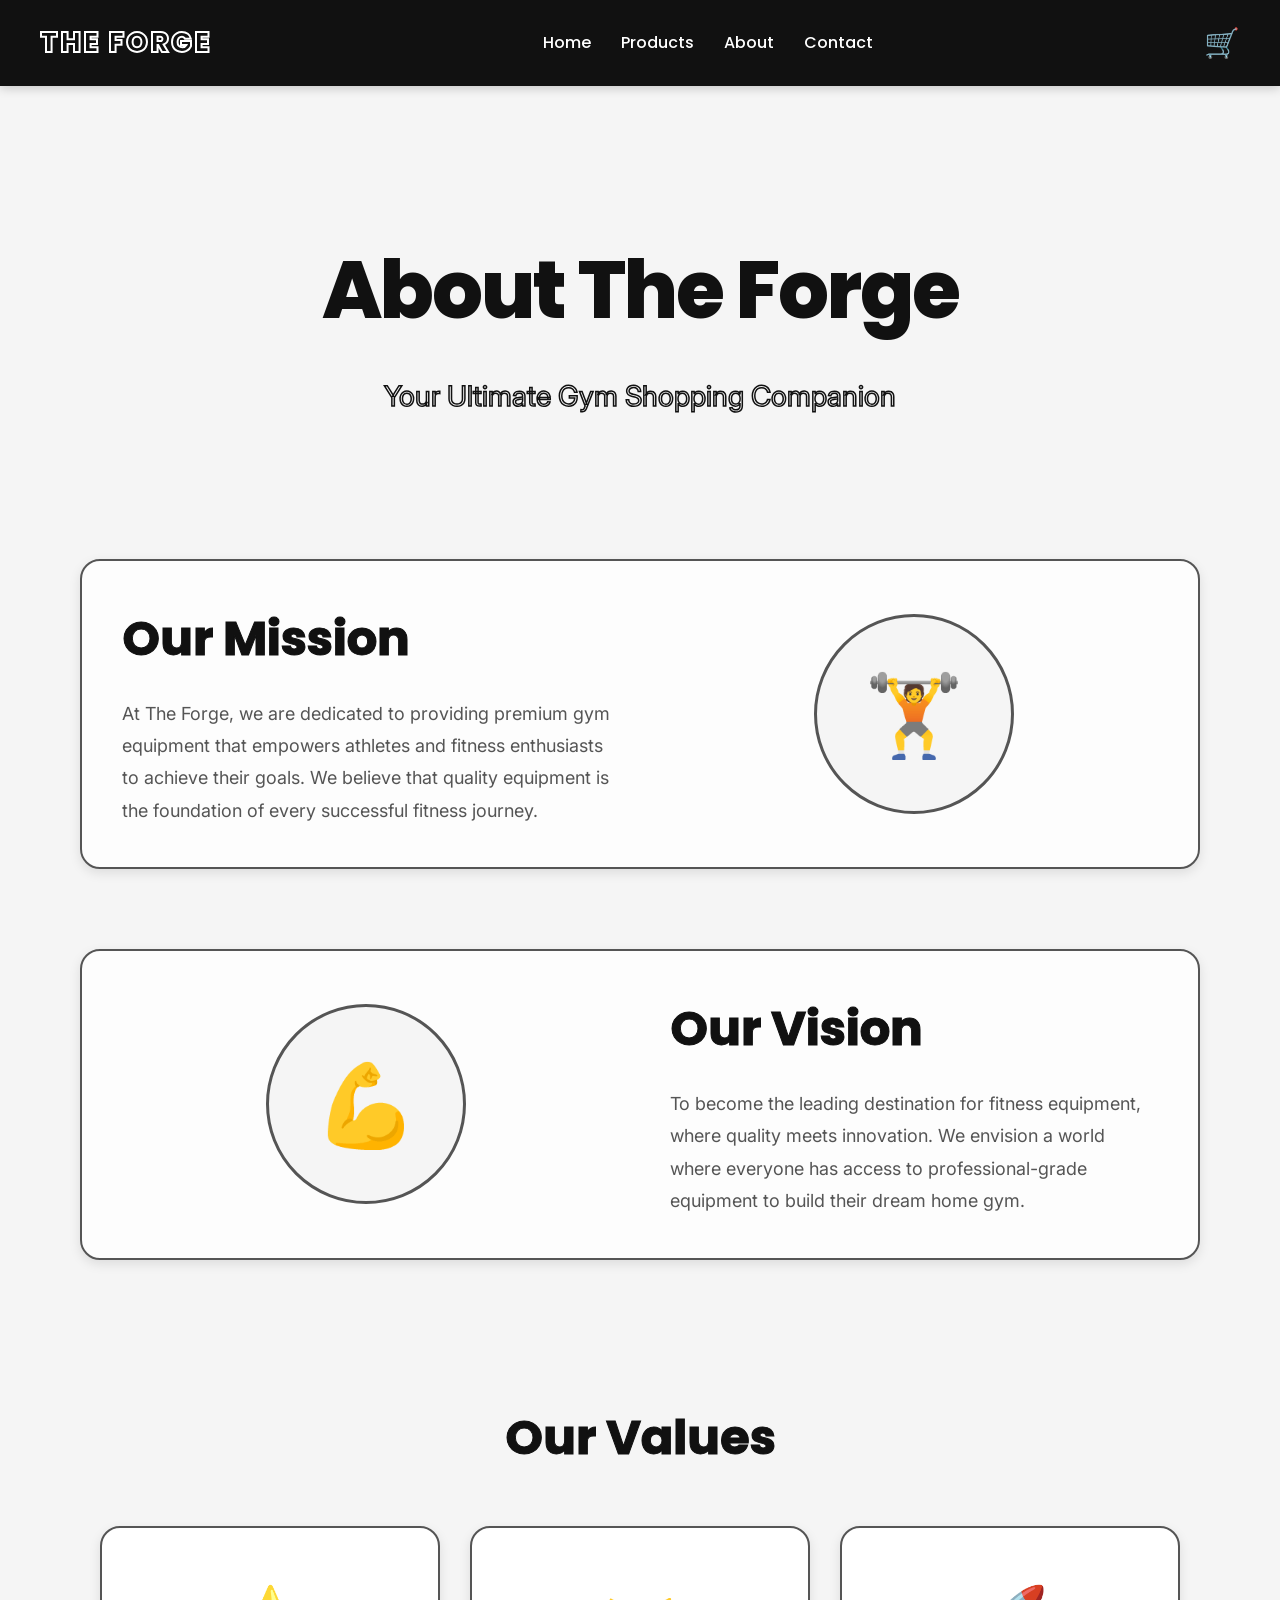
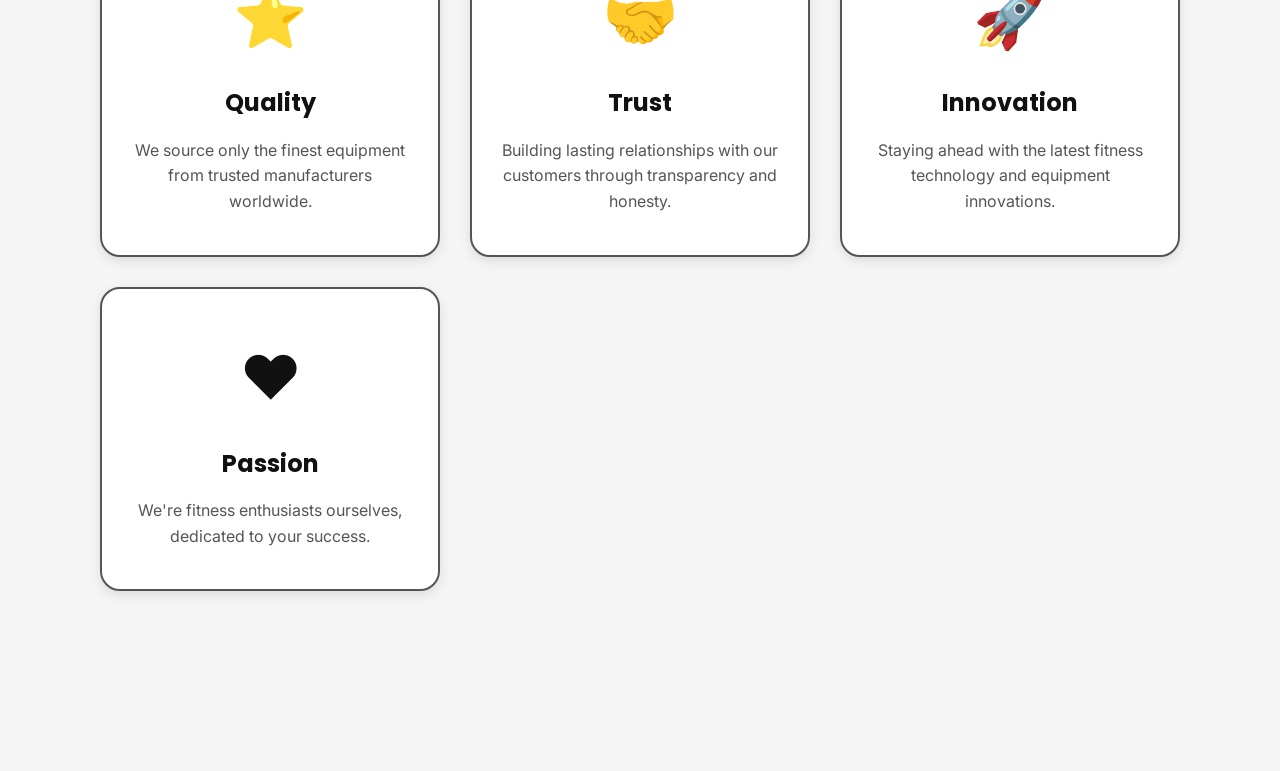
<file: about.html>
<!DOCTYPE html>
<html lang="en">
<head>
  <meta charset="UTF-8">
  <meta name="viewport" content="width=device-width, initial-scale=1.0">
  <title>The Forge | About Us</title>
  <link href="https://fonts.googleapis.com/css2?family=Inter:wght@400;500;700&family=Poppins:wght@600;700;800&family=Playfair+Display:ital,wght@0,500;0,700;1,600&display=swap" rel="stylesheet">
  <link rel="stylesheet" href="about.css">
</head>
<body>
  <!-- NAVIGATION BAR -->
  <nav class="navbar">
    <div class="logo">THE FORGE</div>
    <ul class="nav-links">
      <li><a href="LANDING.html">Home</a></li>
      <li><a href="products.html">Products</a></li>
      <li><a href="about.html">About</a></li>
      <li><a href="contact.html">Contact</a></li>
    </ul>
    <a href="cart.html" class="cart">🛒</a>
  </nav>

  <!-- MAIN CONTENT -->
  <div class="about-container">
    <!-- Hero Section -->
    <section class="hero-section">
      <h1 class="hero-title">About The Forge</h1>
      <p class="hero-subtitle">Your Ultimate Gym Shopping Companion</p>
    </section>

    <!-- Mission Section -->
    <section class="content-section">
      <div class="section-content">
        <h2 class="section-title">Our Mission</h2>
        <p class="section-text">
          At The Forge, we are dedicated to providing premium gym equipment that empowers 
          athletes and fitness enthusiasts to achieve their goals. We believe that quality 
          equipment is the foundation of every successful fitness journey.
        </p>
      </div>
      <div class="section-image">
        <div class="image-placeholder">🏋️</div>
      </div>
    </section>

    <!-- Vision Section -->
    <section class="content-section reverse">
      <div class="section-content">
        <h2 class="section-title">Our Vision</h2>
        <p class="section-text">
          To become the leading destination for fitness equipment, where quality meets 
          innovation. We envision a world where everyone has access to professional-grade 
          equipment to build their dream home gym.
        </p>
      </div>
      <div class="section-image">
        <div class="image-placeholder">💪</div>
      </div>
    </section>

    <!-- Values Section -->
    <section class="values-section">
      <h2 class="section-title">Our Values</h2>
      <div class="values-grid">
        <div class="value-card">
          <div class="value-icon">⭐</div>
          <h3>Quality</h3>
          <p>We source only the finest equipment from trusted manufacturers worldwide.</p>
        </div>
        <div class="value-card">
          <div class="value-icon">🤝</div>
          <h3>Trust</h3>
          <p>Building lasting relationships with our customers through transparency and honesty.</p>
        </div>
        <div class="value-card">
          <div class="value-icon">🚀</div>
          <h3>Innovation</h3>
          <p>Staying ahead with the latest fitness technology and equipment innovations.</p>
        </div>
        <div class="value-card">
          <div class="value-icon">❤️</div>
          <h3>Passion</h3>
          <p>We're fitness enthusiasts ourselves, dedicated to your success.</p>
        </div>
      </div>
    </section>

  <script src="about.js"></script>
</body>
</html>
</file>
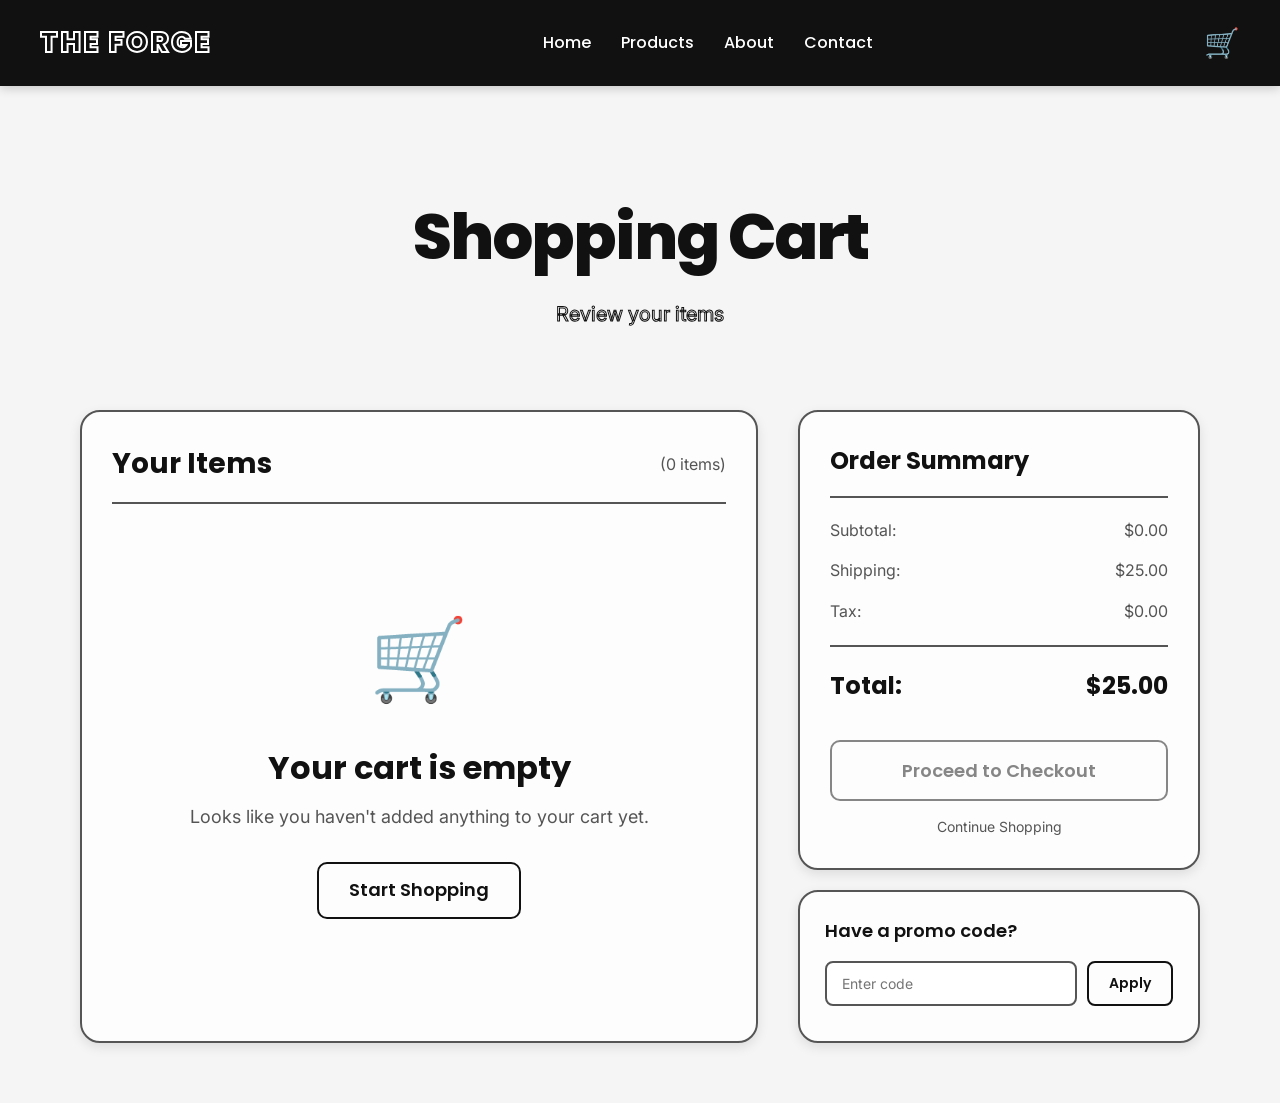
<file: cart.html>
<!DOCTYPE html>
<html lang="en">
<head>
  <meta charset="UTF-8">
  <meta name="viewport" content="width=device-width, initial-scale=1.0">
  <title>The Forge | Shopping Cart</title>
  <link href="https://fonts.googleapis.com/css2?family=Inter:wght@400;500;700&family=Poppins:wght@600;700;800&family=Playfair+Display:ital,wght@0,500;0,700;1,600&display=swap" rel="stylesheet">
  <link rel="stylesheet" href="cart.css">
</head>
<body>
  <!-- NAVIGATION BAR -->
  <nav class="navbar">
    <div class="logo">THE FORGE</div>
    <ul class="nav-links">
      <li><a href="LANDING.html">Home</a></li>
      <li><a href="products.html">Products</a></li>
      <li><a href="about.html">About</a></li>
      <li><a href="contact.html">Contact</a></li>
    </ul>
    <a href="cart.html" class="cart">🛒</a>
  </nav>

  <!-- MAIN CONTENT -->
  <div class="cart-container">
    <!-- Page Header -->
    <div class="page-header">
      <h1 class="page-title">Shopping Cart</h1>
      <p class="page-subtitle">Review your items</p>
    </div>

    <!-- Cart Content -->
    <div class="cart-content">
      <!-- Cart Items Section -->
      <div class="cart-items-section">
        <div class="section-header">
          <h2>Your Items</h2>
          <span class="item-count">(<span id="itemCount">0</span> items)</span>
        </div>

        <!-- Empty Cart Message -->
        <div id="emptyCart" class="empty-cart">
          <div class="empty-cart-icon">🛒</div>
          <h3>Your cart is empty</h3>
          <p>Looks like you haven't added anything to your cart yet.</p>
          <a href="products.html" class="shop-button">Start Shopping</a>
        </div>

        <!-- Cart Items List -->
        <div id="cartItems" class="cart-items-list"></div>
      </div>

      <!-- Order Summary Section -->
      <div class="order-summary-section">
        <div class="summary-card">
          <h2 class="summary-title">Order Summary</h2>
          
          <div class="summary-row">
            <span>Subtotal:</span>
            <span id="subtotal">$0.00</span>
          </div>
          
          <div class="summary-row">
            <span>Shipping:</span>
            <span id="shipping">$0.00</span>
          </div>
          
          <div class="summary-row">
            <span>Tax:</span>
            <span id="tax">$0.00</span>
          </div>
          
          <div class="summary-divider"></div>
          
          <div class="summary-row total">
            <span>Total:</span>
            <span id="total">$0.00</span>
          </div>

          <button id="checkoutButton" class="checkout-button" disabled>Proceed to Checkout</button>
          
          <a href="products.html" class="continue-shopping">Continue Shopping</a>
        </div>

        <!-- Promo Code Section -->
        <div class="promo-section">
          <h3>Have a promo code?</h3>
          <div class="promo-input-group">
            <input type="text" id="promoCode" placeholder="Enter code" class="promo-input">
            <button id="applyPromo" class="promo-button">Apply</button>
          </div>
          <p id="promoMessage" class="promo-message"></p>
        </div>
      </div>
    </div>
  </div>

  <script src="cart.js"></script>
</body>
</html>
</file>
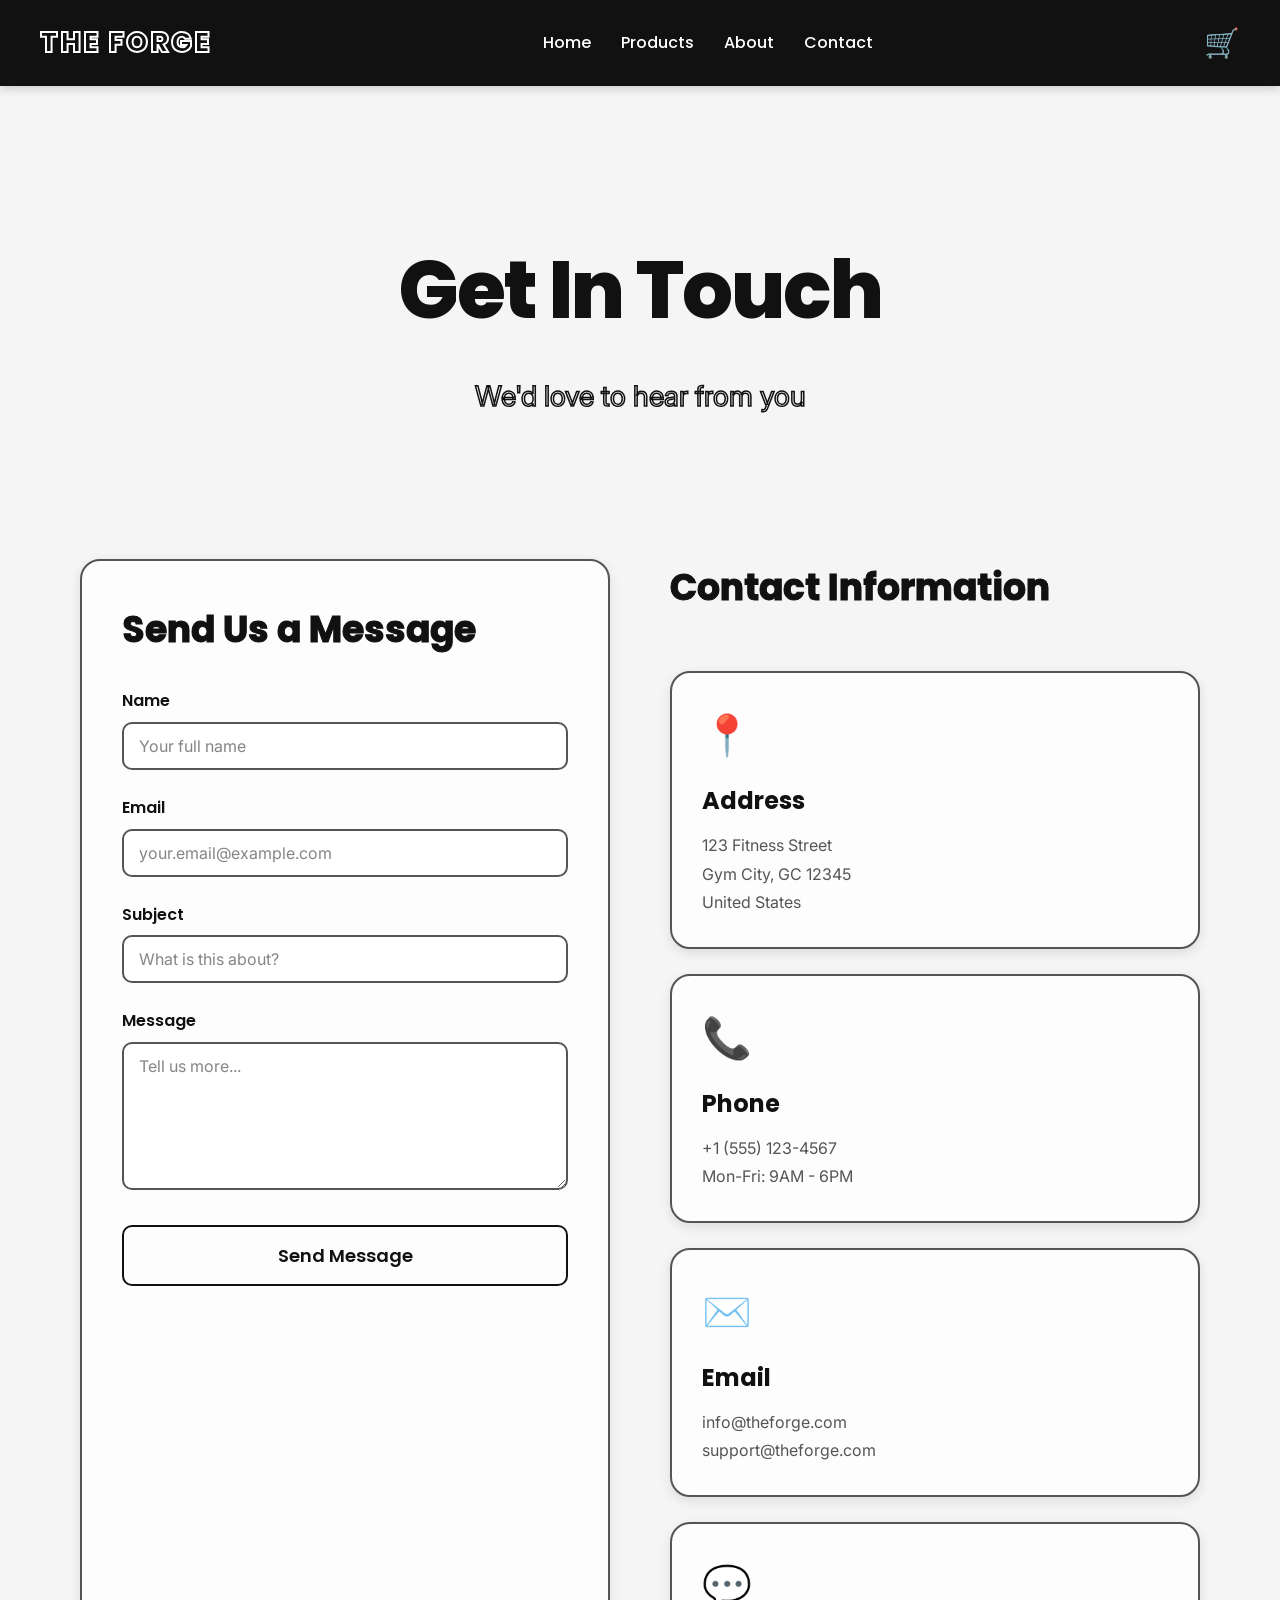
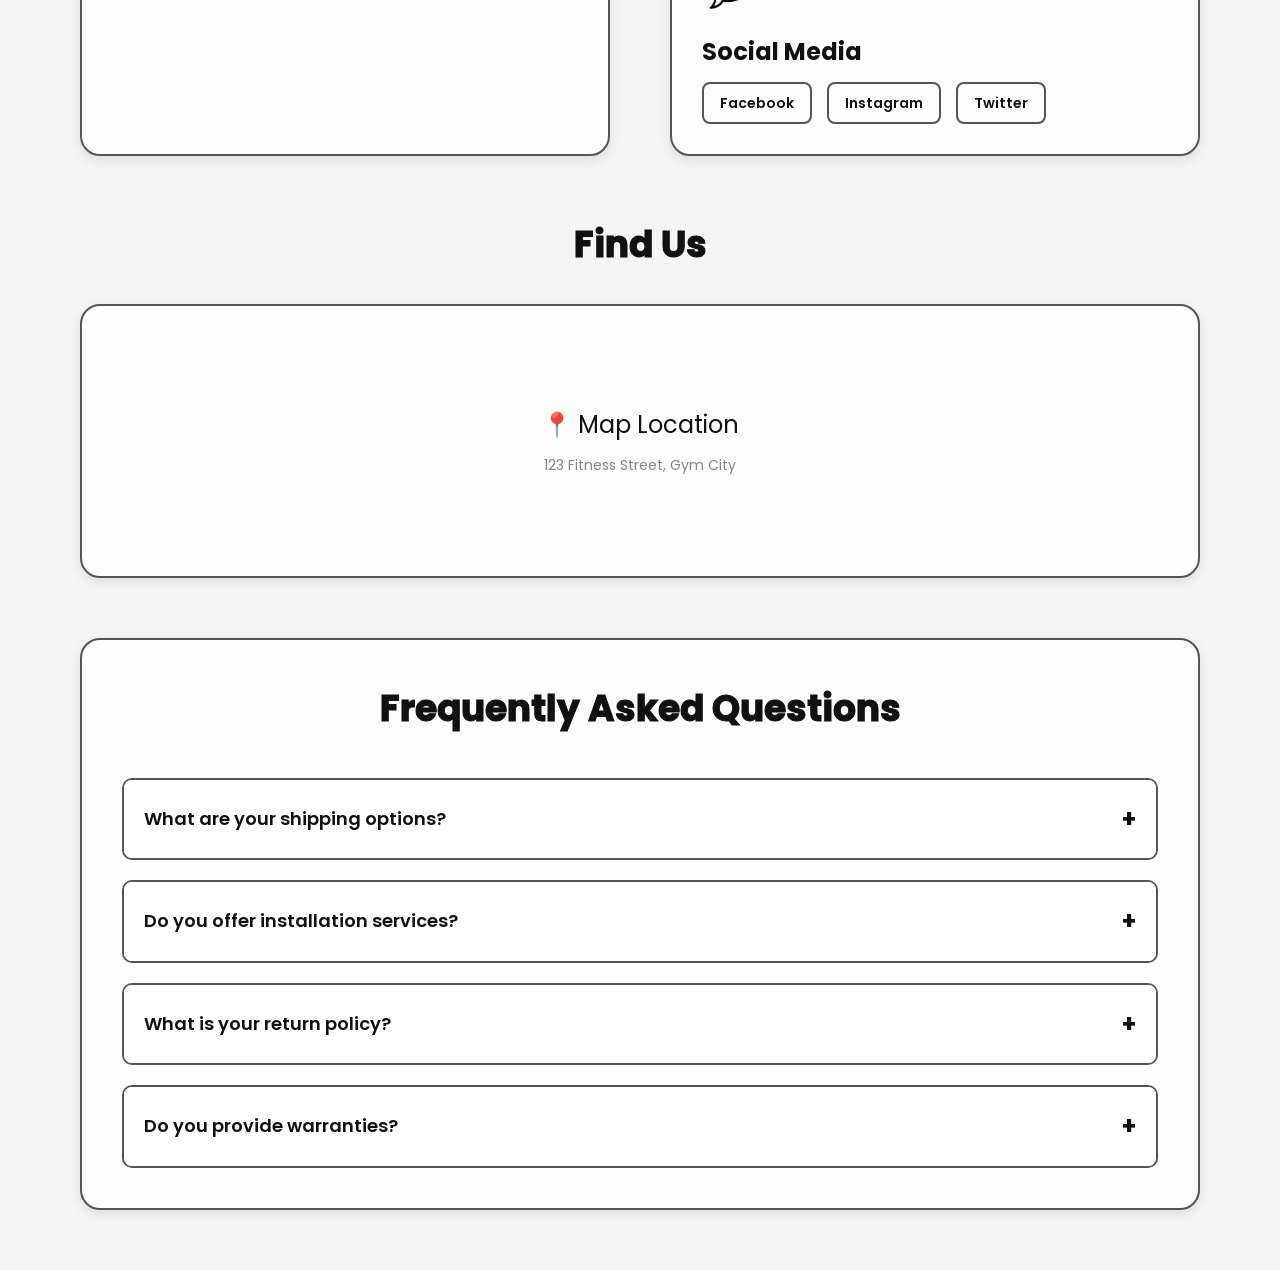
<file: contact.html>
<!DOCTYPE html>
<html lang="en">
<head>
  <meta charset="UTF-8">
  <meta name="viewport" content="width=device-width, initial-scale=1.0">
  <title>The Forge | Contact Us</title>
  <link href="https://fonts.googleapis.com/css2?family=Inter:wght@400;500;700&family=Poppins:wght@600;700;800&family=Playfair+Display:ital,wght@0,500;0,700;1,600&display=swap" rel="stylesheet">
  <link rel="stylesheet" href="contact.css">
</head>
<body>
  <!-- NAVIGATION BAR -->
  <nav class="navbar">
    <div class="logo">THE FORGE</div>
    <ul class="nav-links">
      <li><a href="LANDING.html">Home</a></li>
      <li><a href="products.html">Products</a></li>
      <li><a href="about.html">About</a></li>
      <li><a href="contact.html">Contact</a></li>
    </ul>
    <a href="cart.html" class="cart">🛒</a>
  </nav>

  <!-- MAIN CONTENT -->
  <div class="contact-container">
    <!-- Hero Section -->
    <section class="hero-section">
      <h1 class="hero-title">Get In Touch</h1>
      <p class="hero-subtitle">We'd love to hear from you</p>
    </section>

    <!-- Contact Content -->
    <div class="contact-content">
      <!-- Contact Form -->
      <section class="contact-form-section">
        <h2 class="section-title">Send Us a Message</h2>
        <form id="contactForm" class="contact-form">
          <div class="form-group">
            <label for="name">Name</label>
            <input type="text" id="name" name="name" required placeholder="Your full name">
          </div>

          <div class="form-group">
            <label for="email">Email</label>
            <input type="email" id="email" name="email" required placeholder="your.email@example.com">
          </div>

          <div class="form-group">
            <label for="subject">Subject</label>
            <input type="text" id="subject" name="subject" required placeholder="What is this about?">
          </div>

          <div class="form-group">
            <label for="message">Message</label>
            <textarea id="message" name="message" rows="6" required placeholder="Tell us more..."></textarea>
          </div>

          <button type="submit" class="submit-button">Send Message</button>
        </form>
      </section>

      <!-- Contact Info -->
      <section class="contact-info-section">
        <h2 class="section-title">Contact Information</h2>
        
        <div class="info-card">
          <div class="info-icon">📍</div>
          <h3>Address</h3>
          <p>123 Fitness Street<br>Gym City, GC 12345<br>United States</p>
        </div>

        <div class="info-card">
          <div class="info-icon">📞</div>
          <h3>Phone</h3>
          <p>+1 (555) 123-4567<br>Mon-Fri: 9AM - 6PM</p>
        </div>

        <div class="info-card">
          <div class="info-icon">✉️</div>
          <h3>Email</h3>
          <p>info@theforge.com<br>support@theforge.com</p>
        </div>

        <div class="info-card">
          <div class="info-icon">💬</div>
          <h3>Social Media</h3>
          <div class="social-links">
            <a href="#" class="social-link">Facebook</a>
            <a href="#" class="social-link">Instagram</a>
            <a href="#" class="social-link">Twitter</a>
          </div>
        </div>
      </section>
    </div>

    <!-- Map Section -->
    <section class="map-section">
      <h2 class="section-title">Find Us</h2>
      <div class="map-placeholder">
        <p>📍 Map Location</p>
        <p style="font-size: 14px; color: #858585; margin-top: 10px;">123 Fitness Street, Gym City</p>
      </div>
    </section>

    <!-- FAQ Section -->
    <section class="faq-section">
      <h2 class="section-title">Frequently Asked Questions</h2>
      <div class="faq-list">
        <div class="faq-item">
          <div class="faq-question">
            <h3>What are your shipping options?</h3>
            <span class="faq-toggle">+</span>
          </div>
          <div class="faq-answer">
            <p>We offer standard shipping (5-7 business days) and express shipping (2-3 business days). Free shipping on orders over $500.</p>
          </div>
        </div>

        <div class="faq-item">
          <div class="faq-question">
            <h3>Do you offer installation services?</h3>
            <span class="faq-toggle">+</span>
          </div>
          <div class="faq-answer">
            <p>Yes, we provide professional installation services for all major equipment. Contact us for a quote.</p>
          </div>
        </div>

        <div class="faq-item">
          <div class="faq-question">
            <h3>What is your return policy?</h3>
            <span class="faq-toggle">+</span>
          </div>
          <div class="faq-answer">
            <p>We offer a 30-day return policy on all unused items in original packaging. Full refund or exchange available.</p>
          </div>
        </div>

        <div class="faq-item">
          <div class="faq-question">
            <h3>Do you provide warranties?</h3>
            <span class="faq-toggle">+</span>
          </div>
          <div class="faq-answer">
            <p>All equipment comes with manufacturer warranties. Extended warranties are available for purchase.</p>
          </div>
        </div>
      </div>
    </section>
  </div>

  <script src="contact.js"></script>
</body>
</html>
</file>
<file: about.css>
* {
  margin: 0;
  padding: 0;
  box-sizing: border-box;
}

body {
  font-family: 'Inter', sans-serif;
  background-color: #f5f5f5;
  color: #111;
  line-height: 1.6;
}

/* NAVBAR STYLES */
.navbar {
  display: flex;
  justify-content: space-between;
  align-items: center;
  background-color: #111;
  color: white;
  padding: 20px 40px;
  box-shadow: 0 2px 10px rgba(0, 0, 0, 0.2);
  position: sticky;
  top: 0;
  z-index: 1000;
}

.nav-links {
  display: flex;
  gap: 30px;
  list-style: none;
  margin: 0;
  padding: 0;
}

.nav-links a {
  color: white;
  text-decoration: none;
  font-weight: 500;
  font-family: 'Poppins', sans-serif;
  font-size: 16px;
  transition: all 0.3s ease;
  position: relative;
}

.nav-links a:hover {
  color: #858585;
  -webkit-text-stroke: #858585 1px;
}

.nav-links a::after {
  content: '';
  position: absolute;
  bottom: -5px;
  left: 0;
  width: 0;
  height: 2px;
  background-color: #858585;
  transition: width 0.3s ease;
}

.nav-links a:hover::after {
  width: 100%;
}

.logo {
  font-family: 'Poppins', sans-serif;
  font-size: 28px;
  font-weight: 800;
  color: #111;
  -webkit-text-fill-color: transparent;
  -webkit-text-stroke: #ffffff 2px;
  letter-spacing: 2px;
  cursor: pointer;
  transition: all 0.3s ease;
  animation: followShadow 2.5s infinite ease-in-out;
}

.logo:hover {
  -webkit-text-stroke: #858585 2px;
  transform: scale(1.05);
}

@keyframes followShadow {
  0% {
    text-shadow:
      1px 1px 2px rgba(255, 255, 255, 0.3),
      2px 2px 4px rgba(255, 255, 255, 0.2),
      3px 3px 6px rgba(255, 255, 255, 0.1);
  }
  50% {
    text-shadow:
      3px 3px 8px rgba(255, 255, 255, 0.7),
      4px 4px 12px rgba(255, 255, 255, 0.5),
      5px 5px 18px rgba(255, 255, 255, 0.3);
  }
  100% {
    text-shadow:
      1px 1px 2px rgba(255, 255, 255, 0.3),
      2px 2px 4px rgba(255, 255, 255, 0.2),
      3px 3px 6px rgba(255, 255, 255, 0.1);
  }
}

.cart {
  font-size: 1.8em;
  cursor: pointer;
  transition: transform 0.3s ease;
  color: white;
  text-decoration: none;
  display: inline-block;
}

.cart:hover {
  transform: scale(1.1);
}

/* ABOUT CONTAINER */
.about-container {
  max-width: 1200px;
  margin: 0 auto;
  padding: 60px 40px;
}

/* HERO SECTION */
.hero-section {
  text-align: center;
  padding: 80px 20px;
  margin-bottom: 60px;
}

.hero-title {
  font-family: 'Poppins', sans-serif;
  font-size: 80px;
  font-weight: 800;
  color: #111;
  margin-bottom: 20px;
  letter-spacing: -2px;
  animation: followShadow 2.5s infinite ease-in-out;
}

.hero-subtitle {
  font-family: 'Inter', sans-serif;
  font-size: 28px;
  color: #555;
  -webkit-text-fill-color: transparent;
  -webkit-text-stroke: #111 1.5px;
}

/* CONTENT SECTION */
.content-section {
  display: flex;
  align-items: center;
  gap: 60px;
  margin-bottom: 80px;
  padding: 40px;
  background: rgba(255, 255, 255, 0.8);
  border-radius: 20px;
  border: 2px solid #555;
  box-shadow: 0 4px 12px rgba(0, 0, 0, 0.1);
}

.content-section.reverse {
  flex-direction: row-reverse;
}

.section-content {
  flex: 1;
}

.section-title {
  font-family: 'Poppins', sans-serif;
  font-size: 48px;
  font-weight: 700;
  color: #111;
  margin-bottom: 20px;
  -webkit-text-stroke: #111 1px;
}

.section-text {
  font-family: 'Inter', sans-serif;
  font-size: 18px;
  color: #555;
  line-height: 1.8;
}

.section-image {
  flex: 1;
  display: flex;
  justify-content: center;
  align-items: center;
}

.image-placeholder {
  width: 200px;
  height: 200px;
  background: #f5f5f5;
  border: 3px solid #555;
  border-radius: 50%;
  display: flex;
  align-items: center;
  justify-content: center;
  font-size: 80px;
  transition: transform 0.3s ease;
}

.image-placeholder:hover {
  transform: scale(1.1) rotate(5deg);
}

/* VALUES SECTION */
.values-section {
  text-align: center;
  padding: 60px 20px;
  margin-bottom: 60px;
}

.values-section .section-title {
  margin-bottom: 50px;
}

.values-grid {
  display: grid;
  grid-template-columns: repeat(auto-fit, minmax(250px, 1fr));
  gap: 30px;
  margin-top: 40px;
}

.value-card {
  background: white;
  padding: 40px 30px;
  border-radius: 20px;
  border: 2px solid #555;
  box-shadow: 0 4px 12px rgba(0, 0, 0, 0.1);
  transition: transform 0.3s ease, box-shadow 0.3s ease;
}

.value-card:hover {
  transform: translateY(-10px);
  box-shadow: 0 8px 20px rgba(0, 0, 0, 0.2);
  border-color: #111;
}

.value-icon {
  font-size: 60px;
  margin-bottom: 20px;
}

.value-card h3 {
  font-family: 'Poppins', sans-serif;
  font-size: 24px;
  font-weight: 700;
  color: #111;
  margin-bottom: 15px;
}

.value-card p {
  font-family: 'Inter', sans-serif;
  font-size: 16px;
  color: #555;
  line-height: 1.6;
}

/* TEAM SECTION */
.team-section {
  text-align: center;
  padding: 60px 20px;
  margin-bottom: 60px;
}

.team-section .section-title {
  margin-bottom: 50px;
}

.team-grid {
  display: grid;
  grid-template-columns: repeat(auto-fit, minmax(280px, 1fr));
  gap: 40px;
  margin-top: 40px;
}

.team-card {
  background: white;
  padding: 40px 30px;
  border-radius: 20px;
  border: 2px solid #555;
  box-shadow: 0 4px 12px rgba(0, 0, 0, 0.1);
  transition: transform 0.3s ease, box-shadow 0.3s ease;
}

.team-card:hover {
  transform: translateY(-10px);
  box-shadow: 0 8px 20px rgba(0, 0, 0, 0.2);
  border-color: #111;
}

.team-avatar {
  width: 120px;
  height: 120px;
  background: #f5f5f5;
  border: 3px solid #555;
  border-radius: 50%;
  display: flex;
  align-items: center;
  justify-content: center;
  font-size: 60px;
  margin: 0 auto 20px;
  transition: transform 0.3s ease;
}

.team-card:hover .team-avatar {
  transform: scale(1.1) rotate(5deg);
}

.team-card h3 {
  font-family: 'Poppins', sans-serif;
  font-size: 24px;
  font-weight: 700;
  color: #111;
  margin-bottom: 10px;
}

.team-role {
  font-family: 'Poppins', sans-serif;
  font-size: 18px;
  font-weight: 600;
  color: #555;
  margin-bottom: 10px;
}

.team-bio {
  font-family: 'Inter', sans-serif;
  font-size: 14px;
  color: #858585;
}

/* CTA SECTION */
.cta-section {
  text-align: center;
  padding: 80px 40px;
  background: rgba(255, 255, 255, 0.8);
  border-radius: 20px;
  border: 2px solid #555;
  box-shadow: 0 4px 12px rgba(0, 0, 0, 0.1);
}

.cta-section h2 {
  font-family: 'Poppins', sans-serif;
  font-size: 48px;
  font-weight: 800;
  color: #111;
  margin-bottom: 20px;
}

.cta-section p {
  font-family: 'Inter', sans-serif;
  font-size: 20px;
  color: #555;
  margin-bottom: 30px;
}

.cta-button {
  display: inline-block;
  background: transparent;
  border: 2px solid #111;
  color: #111;
  padding: 15px 40px;
  font-size: 20px;
  font-family: 'Poppins', sans-serif;
  font-weight: 600;
  border-radius: 10px;
  text-decoration: none;
  transition: all 0.3s ease;
  cursor: pointer;
}

.cta-button:hover {
  background-color: #111;
  color: white;
  transform: scale(1.05);
}

/* Responsive Design */
@media (max-width: 768px) {
  .about-container {
    padding: 40px 20px;
  }

  .hero-title {
    font-size: 48px;
  }

  .hero-subtitle {
    font-size: 20px;
  }

  .content-section {
    flex-direction: column;
    padding: 30px 20px;
  }

  .content-section.reverse {
    flex-direction: column;
  }

  .section-title {
    font-size: 36px;
  }

  .values-grid,
  .team-grid {
    grid-template-columns: 1fr;
  }

  .navbar {
    padding: 15px 20px;
  }

  .nav-links {
    gap: 15px;
    font-size: 14px;
  }

  .logo {
    font-size: 20px;
  }
}
</file>
<file: cart.css>
* {
  margin: 0;
  padding: 0;
  box-sizing: border-box;
}

body {
  font-family: 'Inter', sans-serif;
  background-color: #f5f5f5;
  color: #111;
  line-height: 1.6;
}

/* NAVBAR STYLES */
.navbar {
  display: flex;
  justify-content: space-between;
  align-items: center;
  background-color: #111;
  color: white;
  padding: 20px 40px;
  box-shadow: 0 2px 10px rgba(0, 0, 0, 0.2);
  position: sticky;
  top: 0;
  z-index: 1000;
}

.nav-links {
  display: flex;
  gap: 30px;
  list-style: none;
  margin: 0;
  padding: 0;
}

.nav-links a {
  color: white;
  text-decoration: none;
  font-weight: 500;
  font-family: 'Poppins', sans-serif;
  font-size: 16px;
  transition: all 0.3s ease;
  position: relative;
}

.nav-links a:hover {
  color: #858585;
  -webkit-text-stroke: #858585 1px;
}

.nav-links a::after {
  content: '';
  position: absolute;
  bottom: -5px;
  left: 0;
  width: 0;
  height: 2px;
  background-color: #858585;
  transition: width 0.3s ease;
}

.nav-links a:hover::after {
  width: 100%;
}

.logo {
  font-family: 'Poppins', sans-serif;
  font-size: 28px;
  font-weight: 800;
  color: #111;
  -webkit-text-fill-color: transparent;
  -webkit-text-stroke: #ffffff 2px;
  letter-spacing: 2px;
  cursor: pointer;
  transition: all 0.3s ease;
  animation: followShadow 2.5s infinite ease-in-out;
}

.logo:hover {
  -webkit-text-stroke: #858585 2px;
  transform: scale(1.05);
}

@keyframes followShadow {
  0% {
    text-shadow:
      1px 1px 2px rgba(255, 255, 255, 0.3),
      2px 2px 4px rgba(255, 255, 255, 0.2),
      3px 3px 6px rgba(255, 255, 255, 0.1);
  }
  50% {
    text-shadow:
      3px 3px 8px rgba(255, 255, 255, 0.7),
      4px 4px 12px rgba(255, 255, 255, 0.5),
      5px 5px 18px rgba(255, 255, 255, 0.3);
  }
  100% {
    text-shadow:
      1px 1px 2px rgba(255, 255, 255, 0.3),
      2px 2px 4px rgba(255, 255, 255, 0.2),
      3px 3px 6px rgba(255, 255, 255, 0.1);
  }
}

.cart {
  font-size: 1.8em;
  cursor: pointer;
  transition: transform 0.3s ease;
  color: white;
  text-decoration: none;
  display: inline-block;
}

.cart:hover {
  transform: scale(1.1);
}

/* CART CONTAINER */
.cart-container {
  max-width: 1200px;
  margin: 0 auto;
  padding: 60px 40px;
}

/* PAGE HEADER */
.page-header {
  text-align: center;
  padding: 40px 20px;
  margin-bottom: 40px;
}

.page-title {
  font-family: 'Poppins', sans-serif;
  font-size: 64px;
  font-weight: 800;
  color: #111;
  margin-bottom: 10px;
  letter-spacing: -2px;
  animation: followShadow 2.5s infinite ease-in-out;
}

.page-subtitle {
  font-family: 'Inter', sans-serif;
  font-size: 20px;
  color: #555;
  -webkit-text-fill-color: transparent;
  -webkit-text-stroke: #111 1px;
}

/* CART CONTENT */
.cart-content {
  display: grid;
  grid-template-columns: 2fr 1fr;
  gap: 40px;
}

/* CART ITEMS SECTION */
.cart-items-section {
  background: rgba(255, 255, 255, 0.8);
  padding: 30px;
  border-radius: 20px;
  border: 2px solid #555;
  box-shadow: 0 4px 12px rgba(0, 0, 0, 0.1);
}

.section-header {
  display: flex;
  justify-content: space-between;
  align-items: center;
  margin-bottom: 30px;
  padding-bottom: 15px;
  border-bottom: 2px solid #555;
}

.section-header h2 {
  font-family: 'Poppins', sans-serif;
  font-size: 28px;
  font-weight: 700;
  color: #111;
}

.item-count {
  font-family: 'Inter', sans-serif;
  font-size: 16px;
  color: #555;
}

/* EMPTY CART */
.empty-cart {
  text-align: center;
  padding: 60px 20px;
  display: none;
}

.empty-cart.show {
  display: block;
}

.empty-cart-icon {
  font-size: 80px;
  margin-bottom: 20px;
}

.empty-cart h3 {
  font-family: 'Poppins', sans-serif;
  font-size: 32px;
  font-weight: 700;
  color: #111;
  margin-bottom: 10px;
}

.empty-cart p {
  font-family: 'Inter', sans-serif;
  font-size: 18px;
  color: #555;
  margin-bottom: 30px;
}

.shop-button {
  display: inline-block;
  background: transparent;
  border: 2px solid #111;
  color: #111;
  padding: 12px 30px;
  font-size: 18px;
  font-family: 'Poppins', sans-serif;
  font-weight: 600;
  border-radius: 10px;
  text-decoration: none;
  transition: all 0.3s ease;
}

.shop-button:hover {
  background-color: #111;
  color: white;
  transform: scale(1.05);
}

/* CART ITEMS LIST */
.cart-items-list {
  display: flex;
  flex-direction: column;
  gap: 20px;
}

.cart-item {
  display: flex;
  gap: 20px;
  padding: 20px;
  background: #f5f5f5;
  border-radius: 15px;
  border: 2px solid #555;
  transition: all 0.3s ease;
}

.cart-item:hover {
  border-color: #111;
  box-shadow: 0 4px 12px rgba(0, 0, 0, 0.1);
}

.item-image {
  width: 120px;
  height: 120px;
  background: white;
  border: 2px solid #555;
  border-radius: 10px;
  display: flex;
  align-items: center;
  justify-content: center;
  font-size: 40px;
  flex-shrink: 0;
}

.item-details {
  flex: 1;
  display: flex;
  flex-direction: column;
  gap: 10px;
}

.item-name {
  font-family: 'Poppins', sans-serif;
  font-size: 20px;
  font-weight: 700;
  color: #111;
}

.item-price {
  font-family: 'Inter', sans-serif;
  font-size: 18px;
  color: #555;
  font-weight: 600;
}

.item-controls {
  display: flex;
  align-items: center;
  gap: 15px;
  margin-top: 10px;
}

.quantity-control {
  display: flex;
  align-items: center;
  gap: 10px;
  border: 2px solid #555;
  border-radius: 8px;
  padding: 5px;
}

.quantity-btn {
  background: transparent;
  border: none;
  color: #111;
  font-size: 20px;
  font-weight: 700;
  width: 30px;
  height: 30px;
  cursor: pointer;
  transition: all 0.3s ease;
  display: flex;
  align-items: center;
  justify-content: center;
}

.quantity-btn:hover {
  background: #111;
  color: white;
  border-radius: 5px;
}

.quantity-input {
  width: 50px;
  text-align: center;
  border: none;
  background: transparent;
  font-family: 'Poppins', sans-serif;
  font-size: 18px;
  font-weight: 600;
  color: #111;
}

.quantity-input:focus {
  outline: none;
}

.remove-button {
  background: transparent;
  border: 2px solid #111;
  color: #111;
  padding: 8px 16px;
  font-family: 'Poppins', sans-serif;
  font-size: 14px;
  font-weight: 600;
  border-radius: 8px;
  cursor: pointer;
  transition: all 0.3s ease;
}

.remove-button:hover {
  background-color: #111;
  color: white;
  transform: scale(1.05);
}

.item-total {
  font-family: 'Poppins', sans-serif;
  font-size: 22px;
  font-weight: 700;
  color: #111;
  text-align: right;
  min-width: 100px;
}

/* ORDER SUMMARY */
.order-summary-section {
  display: flex;
  flex-direction: column;
  gap: 20px;
}

.summary-card {
  background: rgba(255, 255, 255, 0.8);
  padding: 30px;
  border-radius: 20px;
  border: 2px solid #555;
  box-shadow: 0 4px 12px rgba(0, 0, 0, 0.1);
}

.summary-title {
  font-family: 'Poppins', sans-serif;
  font-size: 24px;
  font-weight: 700;
  color: #111;
  margin-bottom: 20px;
  padding-bottom: 15px;
  border-bottom: 2px solid #555;
}

.summary-row {
  display: flex;
  justify-content: space-between;
  margin-bottom: 15px;
  font-family: 'Inter', sans-serif;
  font-size: 16px;
  color: #555;
}

.summary-row.total {
  font-family: 'Poppins', sans-serif;
  font-size: 24px;
  font-weight: 700;
  color: #111;
  margin-top: 10px;
}

.summary-divider {
  height: 2px;
  background: #555;
  margin: 20px 0;
}

.checkout-button {
  width: 100%;
  background: transparent;
  border: 2px solid #111;
  color: #111;
  padding: 15px;
  font-size: 18px;
  font-family: 'Poppins', sans-serif;
  font-weight: 600;
  border-radius: 10px;
  cursor: pointer;
  transition: all 0.3s ease;
  margin-top: 20px;
}

.checkout-button:hover:not(:disabled) {
  background-color: #111;
  color: white;
  transform: scale(1.02);
}

.checkout-button:disabled {
  opacity: 0.5;
  cursor: not-allowed;
}

.continue-shopping {
  display: block;
  text-align: center;
  margin-top: 15px;
  color: #555;
  text-decoration: none;
  font-family: 'Inter', sans-serif;
  font-size: 14px;
  transition: color 0.3s ease;
}

.continue-shopping:hover {
  color: #111;
  text-decoration: underline;
}

/* PROMO SECTION */
.promo-section {
  background: rgba(255, 255, 255, 0.8);
  padding: 25px;
  border-radius: 20px;
  border: 2px solid #555;
  box-shadow: 0 4px 12px rgba(0, 0, 0, 0.1);
}

.promo-section h3 {
  font-family: 'Poppins', sans-serif;
  font-size: 18px;
  font-weight: 600;
  color: #111;
  margin-bottom: 15px;
}

.promo-input-group {
  display: flex;
  gap: 10px;
  margin-bottom: 10px;
}

.promo-input {
  flex: 1;
  padding: 10px 15px;
  border: 2px solid #555;
  border-radius: 8px;
  font-family: 'Inter', sans-serif;
  font-size: 14px;
  background: white;
  color: #111;
}

.promo-input:focus {
  outline: none;
  border-color: #111;
}

.promo-button {
  background: transparent;
  border: 2px solid #111;
  color: #111;
  padding: 10px 20px;
  font-family: 'Poppins', sans-serif;
  font-size: 14px;
  font-weight: 600;
  border-radius: 8px;
  cursor: pointer;
  transition: all 0.3s ease;
}

.promo-button:hover {
  background-color: #111;
  color: white;
}

.promo-message {
  font-family: 'Inter', sans-serif;
  font-size: 12px;
  color: #555;
  margin-top: 5px;
}

.promo-message.success {
  color: #111;
  font-weight: 600;
}

/* Responsive Design */
@media (max-width: 768px) {
  .cart-container {
    padding: 40px 20px;
  }

  .page-title {
    font-size: 40px;
  }

  .cart-content {
    grid-template-columns: 1fr;
  }

  .cart-item {
    flex-direction: column;
  }

  .item-image {
    width: 100%;
    height: 200px;
  }

  .item-total {
    text-align: left;
    margin-top: 10px;
  }

  .navbar {
    padding: 15px 20px;
  }

  .nav-links {
    gap: 15px;
    font-size: 14px;
  }

  .logo {
    font-size: 20px;
  }
}
</file>
<file: contact.css>
* {
  margin: 0;
  padding: 0;
  box-sizing: border-box;
}

body {
  font-family: 'Inter', sans-serif;
  background-color: #f5f5f5;
  color: #111;
  line-height: 1.6;
}

/* NAVBAR STYLES */
.navbar {
  display: flex;
  justify-content: space-between;
  align-items: center;
  background-color: #111;
  color: white;
  padding: 20px 40px;
  box-shadow: 0 2px 10px rgba(0, 0, 0, 0.2);
  position: sticky;
  top: 0;
  z-index: 1000;
}

.nav-links {
  display: flex;
  gap: 30px;
  list-style: none;
  margin: 0;
  padding: 0;
}

.nav-links a {
  color: white;
  text-decoration: none;
  font-weight: 500;
  font-family: 'Poppins', sans-serif;
  font-size: 16px;
  transition: all 0.3s ease;
  position: relative;
}

.nav-links a:hover {
  color: #858585;
  -webkit-text-stroke: #858585 1px;
}

.nav-links a::after {
  content: '';
  position: absolute;
  bottom: -5px;
  left: 0;
  width: 0;
  height: 2px;
  background-color: #858585;
  transition: width 0.3s ease;
}

.nav-links a:hover::after {
  width: 100%;
}

.logo {
  font-family: 'Poppins', sans-serif;
  font-size: 28px;
  font-weight: 800;
  color: #111;
  -webkit-text-fill-color: transparent;
  -webkit-text-stroke: #ffffff 2px;
  letter-spacing: 2px;
  cursor: pointer;
  transition: all 0.3s ease;
  animation: followShadow 2.5s infinite ease-in-out;
}

.logo:hover {
  -webkit-text-stroke: #858585 2px;
  transform: scale(1.05);
}

@keyframes followShadow {
  0% {
    text-shadow:
      1px 1px 2px rgba(255, 255, 255, 0.3),
      2px 2px 4px rgba(255, 255, 255, 0.2),
      3px 3px 6px rgba(255, 255, 255, 0.1);
  }
  50% {
    text-shadow:
      3px 3px 8px rgba(255, 255, 255, 0.7),
      4px 4px 12px rgba(255, 255, 255, 0.5),
      5px 5px 18px rgba(255, 255, 255, 0.3);
  }
  100% {
    text-shadow:
      1px 1px 2px rgba(255, 255, 255, 0.3),
      2px 2px 4px rgba(255, 255, 255, 0.2),
      3px 3px 6px rgba(255, 255, 255, 0.1);
  }
}

.cart {
  font-size: 1.8em;
  cursor: pointer;
  transition: transform 0.3s ease;
  color: white;
  text-decoration: none;
  display: inline-block;
}

.cart:hover {
  transform: scale(1.1);
}

/* CONTACT CONTAINER */
.contact-container {
  max-width: 1200px;
  margin: 0 auto;
  padding: 60px 40px;
}

/* HERO SECTION */
.hero-section {
  text-align: center;
  padding: 80px 20px;
  margin-bottom: 60px;
}

.hero-title {
  font-family: 'Poppins', sans-serif;
  font-size: 80px;
  font-weight: 800;
  color: #111;
  margin-bottom: 20px;
  letter-spacing: -2px;
  animation: followShadow 2.5s infinite ease-in-out;
}

.hero-subtitle {
  font-family: 'Inter', sans-serif;
  font-size: 28px;
  color: #555;
  -webkit-text-fill-color: transparent;
  -webkit-text-stroke: #111 1.5px;
}

/* CONTACT CONTENT */
.contact-content {
  display: grid;
  grid-template-columns: 1fr 1fr;
  gap: 60px;
  margin-bottom: 60px;
}

/* CONTACT FORM */
.contact-form-section {
  background: rgba(255, 255, 255, 0.8);
  padding: 40px;
  border-radius: 20px;
  border: 2px solid #555;
  box-shadow: 0 4px 12px rgba(0, 0, 0, 0.1);
}

.section-title {
  font-family: 'Poppins', sans-serif;
  font-size: 36px;
  font-weight: 700;
  color: #111;
  margin-bottom: 30px;
  -webkit-text-stroke: #111 1px;
}

.contact-form {
  display: flex;
  flex-direction: column;
  gap: 25px;
}

.form-group {
  display: flex;
  flex-direction: column;
}

.form-group label {
  font-family: 'Poppins', sans-serif;
  font-size: 16px;
  font-weight: 600;
  color: #111;
  margin-bottom: 8px;
}

.form-group input,
.form-group textarea {
  padding: 12px 15px;
  border: 2px solid #555;
  border-radius: 10px;
  font-family: 'Inter', sans-serif;
  font-size: 16px;
  background: white;
  color: #111;
  transition: all 0.3s ease;
}

.form-group input:focus,
.form-group textarea:focus {
  outline: none;
  border-color: #111;
  box-shadow: 0 0 0 3px rgba(0, 0, 0, 0.1);
}

.form-group input::placeholder,
.form-group textarea::placeholder {
  color: #858585;
}

.submit-button {
  background: transparent;
  border: 2px solid #111;
  color: #111;
  padding: 15px 40px;
  font-size: 18px;
  font-family: 'Poppins', sans-serif;
  font-weight: 600;
  border-radius: 10px;
  cursor: pointer;
  transition: all 0.3s ease;
  margin-top: 10px;
}

.submit-button:hover {
  background-color: #111;
  color: white;
  transform: scale(1.05);
}

.submit-button:active {
  transform: scale(0.95);
}

/* CONTACT INFO */
.contact-info-section {
  display: flex;
  flex-direction: column;
  gap: 25px;
}

.info-card {
  background: rgba(255, 255, 255, 0.8);
  padding: 30px;
  border-radius: 20px;
  border: 2px solid #555;
  box-shadow: 0 4px 12px rgba(0, 0, 0, 0.1);
  transition: transform 0.3s ease, box-shadow 0.3s ease;
}

.info-card:hover {
  /* transform: translateY(-5px); */
  box-shadow: 0 8px 20px rgba(0, 0, 0, 0.2);
  border-color: #111;
}

.info-icon {
  font-size: 40px;
  margin-bottom: 15px;
}

.info-card h3 {
  font-family: 'Poppins', sans-serif;
  font-size: 24px;
  font-weight: 700;
  color: #111;
  margin-bottom: 10px;
}

.info-card p {
  font-family: 'Inter', sans-serif;
  font-size: 16px;
  color: #555;
  line-height: 1.8;
}

.social-links {
  display: flex;
  gap: 15px;
  flex-wrap: wrap;
}

.social-link {
  padding: 8px 16px;
  background: transparent;
  border: 2px solid #555;
  color: #111;
  text-decoration: none;
  border-radius: 8px;
  font-family: 'Poppins', sans-serif;
  font-weight: 600;
  font-size: 14px;
  transition: all 0.3s ease;
}

.social-link:hover {
  background-color: #111;
  color: white;
  transform: scale(1.05);
}

/* MAP SECTION */
.map-section {
  margin-bottom: 60px;
}

.map-section .section-title {
  text-align: center;
  margin-bottom: 30px;
}

.map-placeholder {
  background: rgba(255, 255, 255, 0.8);
  padding: 100px 40px;
  border-radius: 20px;
  border: 2px solid #555;
  box-shadow: 0 4px 12px rgba(0, 0, 0, 0.1);
  text-align: center;
  font-family: 'Poppins', sans-serif;
  font-size: 24px;
  color: #111;
}

/* FAQ SECTION */
.faq-section {
  background: rgba(255, 255, 255, 0.8);
  padding: 40px;
  border-radius: 20px;
  border: 2px solid #555;
  box-shadow: 0 4px 12px rgba(0, 0, 0, 0.1);
}

.faq-section .section-title {
  text-align: center;
  margin-bottom: 40px;
}

.faq-list {
  display: flex;
  flex-direction: column;
  gap: 20px;
}

.faq-item {
  border: 2px solid #555;
  border-radius: 10px;
  overflow: hidden;
  transition: all 0.3s ease;
}

.faq-item:hover {
  border-color: #111;
}

.faq-question {
  display: flex;
  justify-content: space-between;
  align-items: center;
  padding: 20px;
  background: white;
  cursor: pointer;
  transition: background 0.3s ease;
}

.faq-question:hover {
  background: #f5f5f5;
}

.faq-question h3 {
  font-family: 'Poppins', sans-serif;
  font-size: 18px;
  font-weight: 600;
  color: #111;
}

.faq-toggle {
  font-family: 'Poppins', sans-serif;
  font-size: 24px;
  font-weight: 700;
  color: #111;
  transition: transform 0.3s ease;
}

.faq-item.active .faq-toggle {
  transform: rotate(45deg);
}

.faq-answer {
  max-height: 0;
  overflow: hidden;
  transition: max-height 0.3s ease;
  background: #f5f5f5;
}

.faq-item.active .faq-answer {
  max-height: 200px;
}

.faq-answer p {
  padding: 20px;
  font-family: 'Inter', sans-serif;
  font-size: 16px;
  color: #555;
  line-height: 1.8;
}

/* Responsive Design */
@media (max-width: 768px) {
  .contact-container {
    padding: 40px 20px;
  }

  .hero-title {
    font-size: 48px;
  }

  .hero-subtitle {
    font-size: 20px;
  }

  .contact-content {
    grid-template-columns: 1fr;
    gap: 40px;
  }

  .contact-form-section,
  .faq-section {
    padding: 30px 20px;
  }

  .navbar {
    padding: 15px 20px;
  }

  .nav-links {
    gap: 15px;
    font-size: 14px;
  }

  .logo {
    font-size: 20px;
  }
}
</file>
